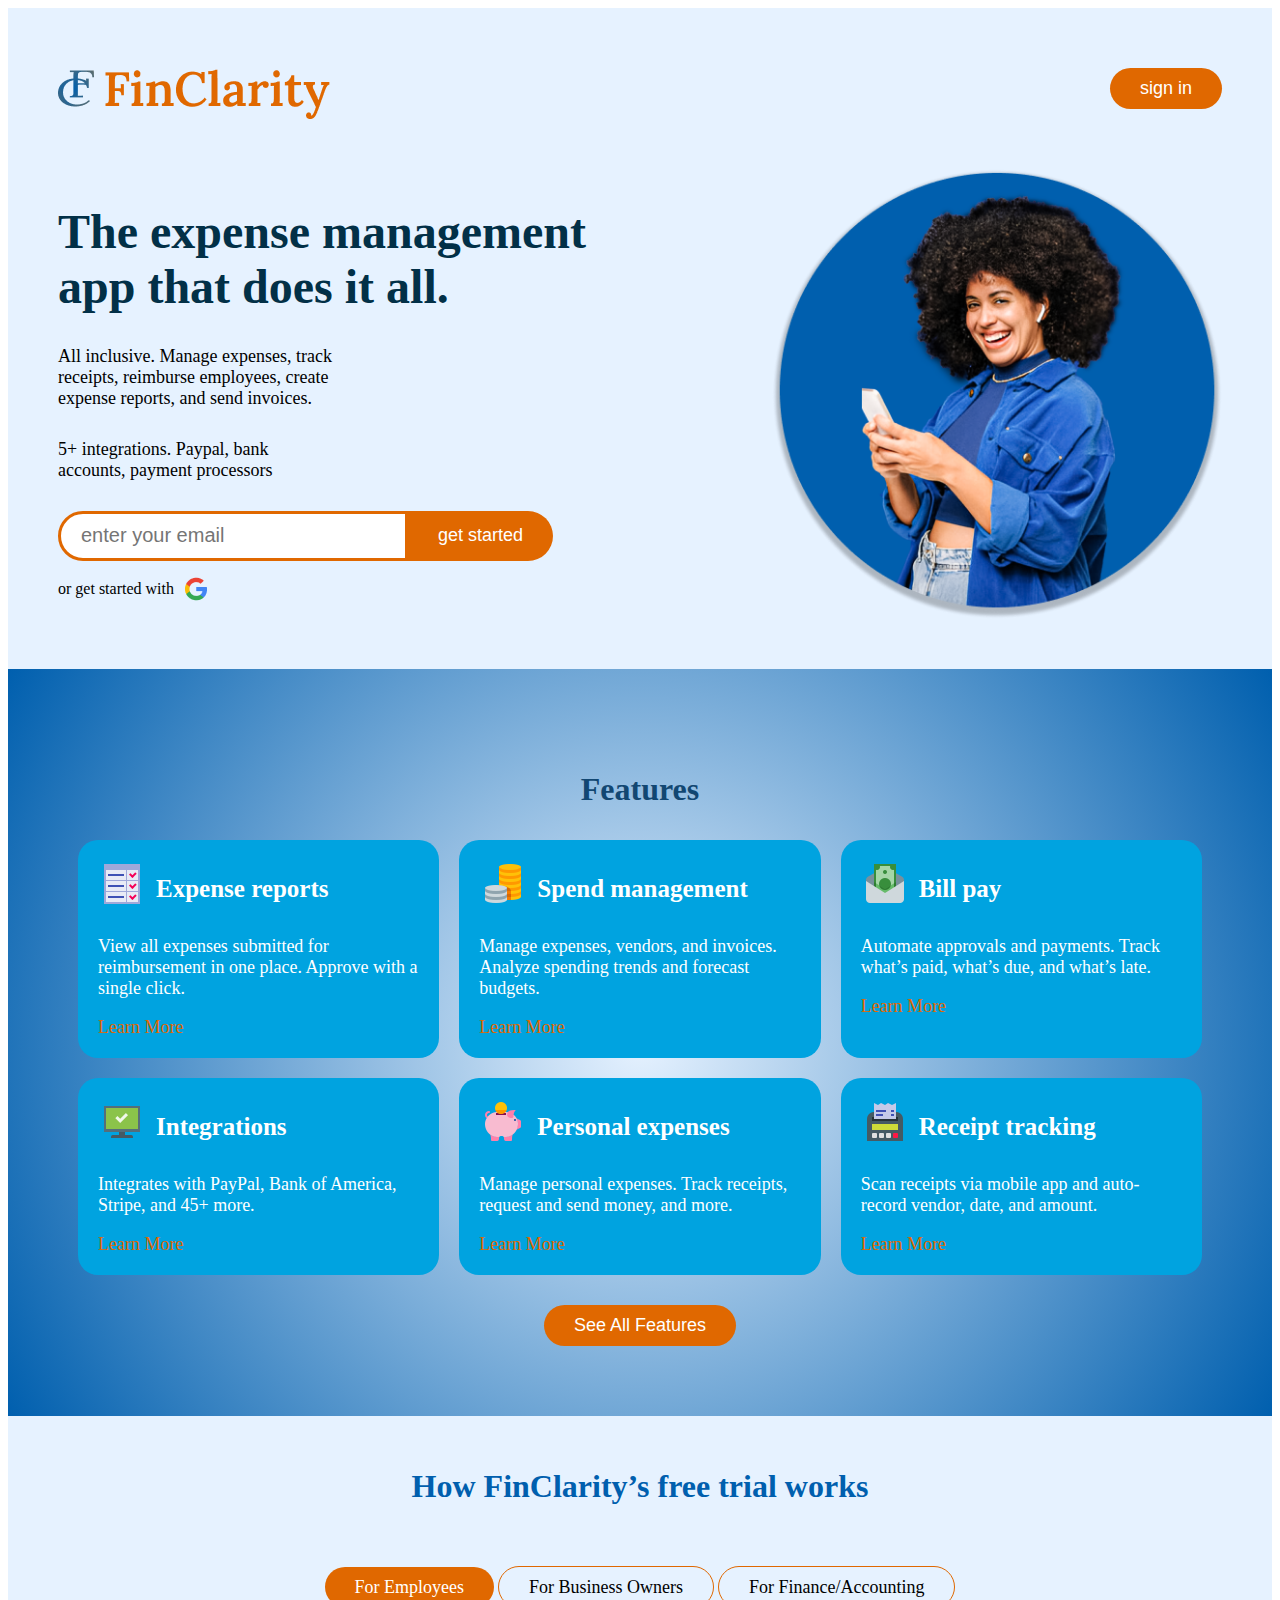
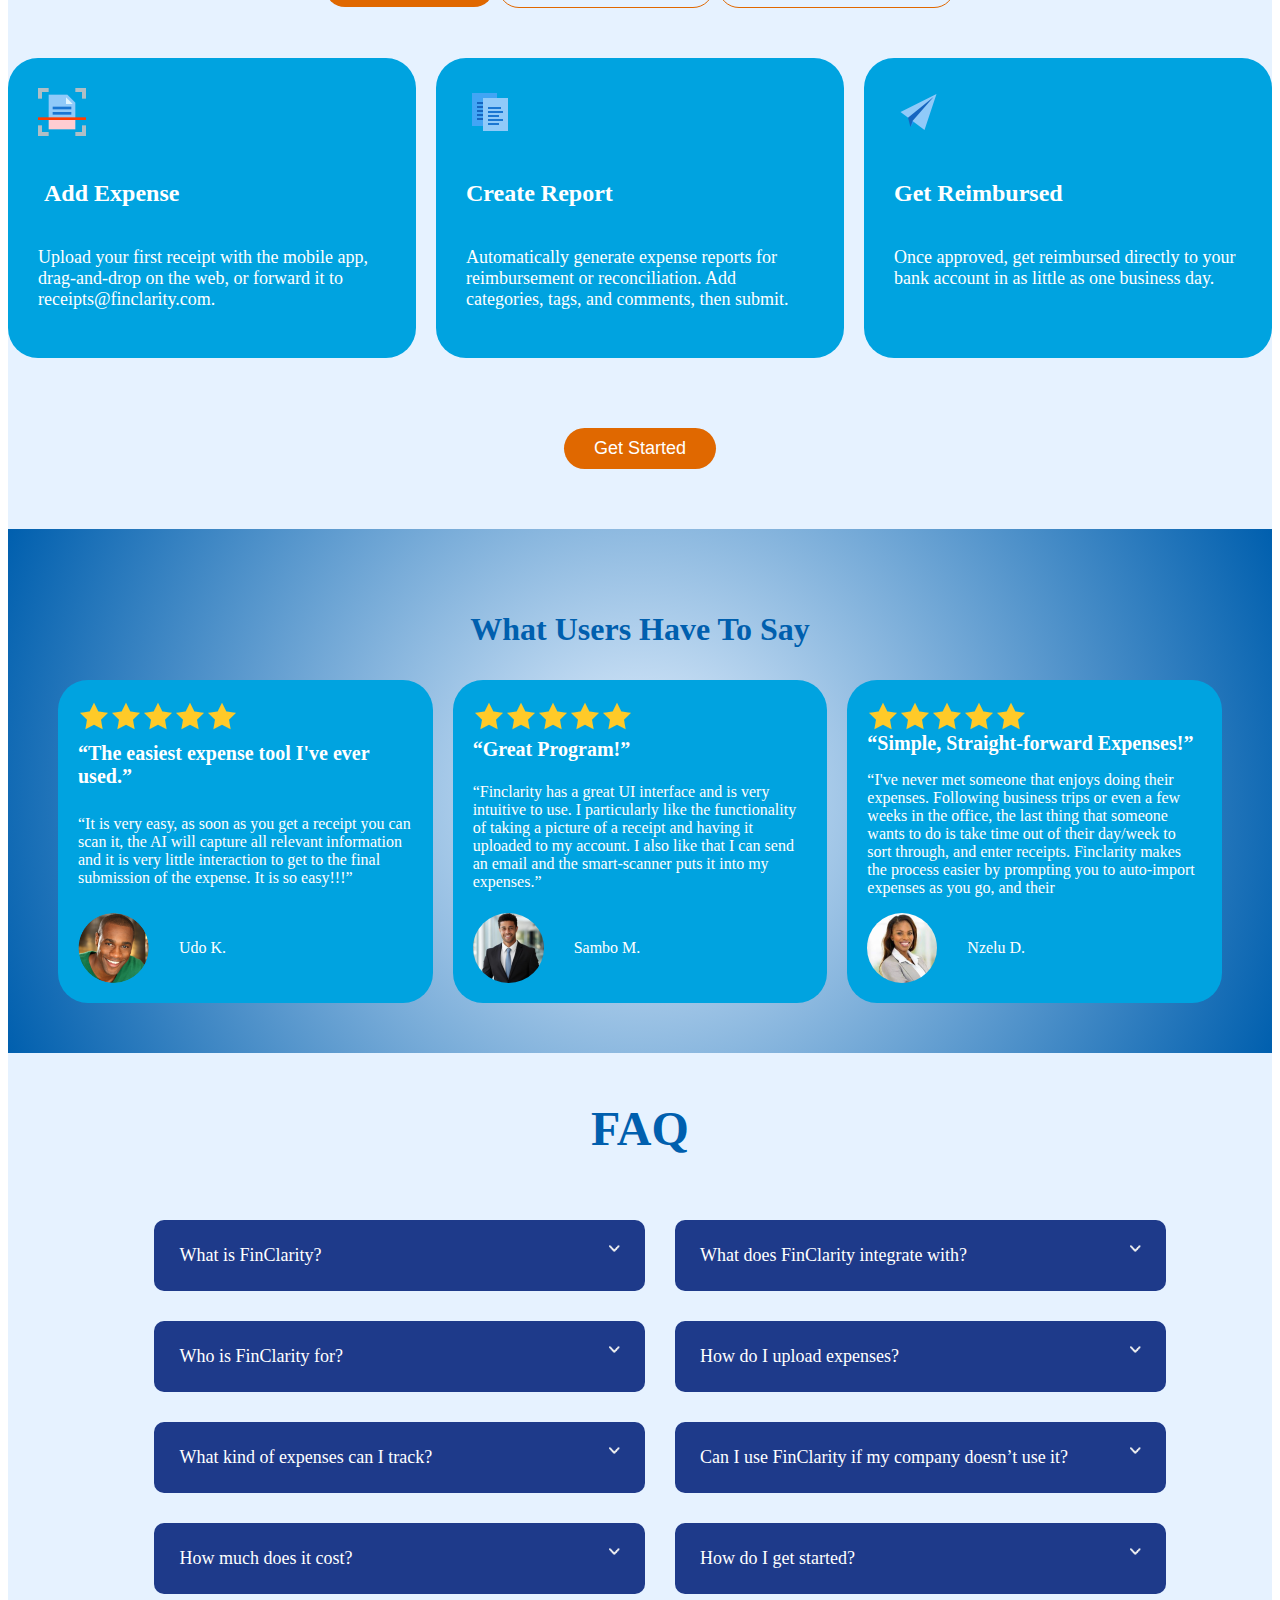
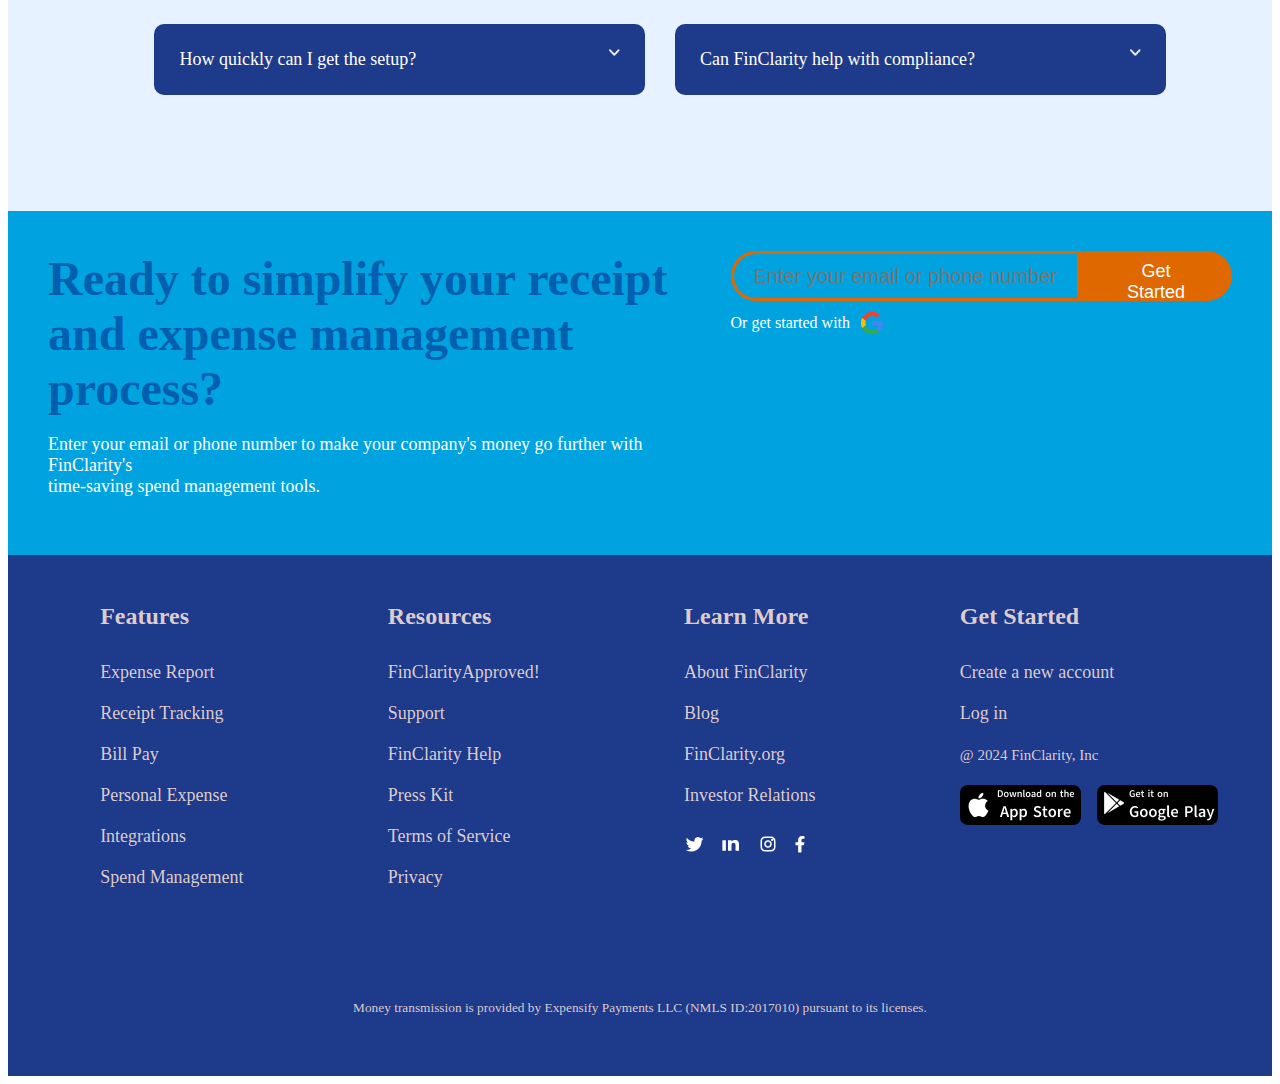
<file: finClarity/index.html>
<!DOCTYPE html>
<html lang="en">
<head>
    <meta charset="UTF-8">
    <meta name="viewport" content="width=device-width, initial-scale=1.0">
    <link rel="stylesheet" href="./style.css">
    <title>finClarity</title> 
    
</head>
<body>
    <nav>
        <img src="./assets/landing-Img/Logo (1).png" alt="">
        <button class="brown-btn">sign in </button>
    </nav>

    <header>
       

          <div>
             <h1>The expense management <br> app that does it all.</h1>
             <div class="subText">
             <small>All inclusive. Manage expenses, track receipts, reimburse employees, create <br> expense reports, and send invoices.</small>
             <small>5+ integrations. Paypal, bank accounts, payment processors</small>
    
            </div>
        
            

             <div class="head-inp-div" >
                 <input type="text" name="" class="startInp" id="" placeholder="enter your email ">
                 <button id="head-btn" class="brown-btn">get started</button>
             </div>
             <p>or get started with <img src="./assets/Google-Icon--Streamline-Svg-Logos.png" alt=""> </p>
    
        </div>

        <img src="./assets/landing-Img/Frame 136 (1).png" alt="">
    </header>

    <section class="feature">
        <h3 style="text-align: center; font-size: 32px; color:#124772;">Features</h3>
        <div class="featureGrid">
            <div>
                <span>
                    <img src="./assets/Report Card.png" alt="">
                    <h5>Expense reports</h5>
                </span>      
                <p>View all expenses submitted for reimbursement in one place. Approve with a single click.</p> 
                <small>Learn More</small>   
            </div>

            <div>
                <span>
                    <img src="./assets/Coins.png" alt="">
                    <h5>Spend management</h5>
                </span>
                <p>Manage expenses, vendors, and invoices. Analyze spending trends and forecast budgets.</p>

                <small>Learn More</small>            
            </div>

            <div>
                <span>
                    <img src="./assets/Money Transfer.png" alt="">
                    <h5>Bill pay</h5>
                </span>
                <p>Automate approvals and payments. Track what’s paid, what’s due, and what’s late.</p>
                <small>Learn More</small>            
            </div>

            <div>
                <span>
                    <img src="./assets/System Information.png" alt="">
                    <h5>Integrations</h5>
                </span>
                <p>Integrates with PayPal, Bank of America, Stripe, and 45+ more.</p>
                <small>Learn More</small>            
            </div>

            <div>
                <span>
                    <img src="./assets/Money Box.png" alt="">
                    <h5>Personal expenses</h5>
                </span>
                <p>Manage personal expenses. Track receipts, request and send money, and more.</p>
                <small>Learn More</small>            
            </div>

            <div>
                <span>
                    <img src="./assets/Receipt.png" alt="">
                    <h5>Receipt tracking</h5>
                </span>
                <p>Scan receipts via mobile app and auto-record vendor, date, and amount.</p>
                <small>Learn More</small>            
            </div>


        </div>

        <span>
            <button class="brown-btn" style="text-align: center;">See All Features</button>
        </span>
       

    </section>  



    <main class="feat-card">
        <h3>How FinClarity’s free trial works</h3>
        
        <div>
            <span class="brown-btn">For Employees</span>
            <span class="brown-btn" style="color: black; background-color:transparent; border:solid 1px #E06800;">For Business Owners</span>
            <span class="brown-btn" style="color: black; background-color:transparent; border:solid 1px #E06800;">For Finance/Accounting</span>
        </div>

        <div class="feature-card-grid">
            <div>
                <img src="./assets/landing-Img/Rescan Document.png" alt="">
                <h5> Add Expense</h5>
                <p>
                    Upload your first receipt with the mobile app, drag-and-drop on the web, or forward it to receipts@finclarity.com.</p>
            </div>
            <div>
                <img src="./assets/landing-Img/Terms and Conditions.png" alt="">
                <h5>Create Report</h5>
                <p>
                    Automatically generate expense reports for reimbursement or reconciliation. Add categories, tags, and comments, then submit.</p>
            </div>
            <div>
                <img src="./assets/landing-Img/Paper Plane.png" alt="">
                <h5>Get Reimbursed</h5>
                <p>Once approved, get reimbursed directly to your bank account in as little as one business day.
                </p>
            </div>
        </div>

        <span>
            <button class="brown-btn ">Get Started</button>
        </span>

    </main>
   
        <section class="testimonial">
            <h3>What Users Have To Say</h3>
        
            <div class="testimonial-grid">
                <div>
                    <img src="./assets/landing-Img/Star rating.png" alt="">
                    <h6> “The easiest expense tool I've ever used.”</h6>
                    <p> “It is very easy, as soon as you get a receipt you can scan it, the AI will capture all relevant information and it is very little interaction to get to the final submission of the expense. It is so easy!!!”
                    </p>
                    <span><img class="test-img" src="./assets/landing-Img/Frame 17.png" alt="">     Udo K.</span>
                </div>
                <div>
                    <img src="./assets/landing-Img/Star rating.png" alt="">
                    <h6>“Great Program!”</h6>
                    <p>
                        “Finclarity has a great UI interface and is very intuitive to use. I particularly like the functionality of taking a picture of a receipt and having it uploaded to my account. I also like that I can send an email and the smart-scanner puts it into my expenses.”
                     </p>
                    <span><img class="test-img" src="./assets/landing-Img/image 3.png" alt=""> Sambo M. </span>
                </div>
                <div>
                    <img src="./assets/landing-Img/Star rating.png" alt="">
                    <h6>“Simple, Straight-forward Expenses!”</h6>
                    <p> “I've never met someone that enjoys doing their expenses. Following business trips or even a few weeks in the office, the last thing that someone wants to do is take time out of their day/week to sort through, and enter receipts. Finclarity makes the process easier by prompting you to auto-import expenses as you go, and their
                    </p>
                    <span><img class="test-img" src="./assets/image 1.png" alt="">Nzelu D. </span>
                </div>
            </div>

        </section>
    
        <section class="FAQ">
            <h3>FAQ</h3>
            <ul>
                <li>
                    <span> What is FinClarity?</span>
                    <img src="./assets/Vector (2).png">
                </li>
                <li>
                    <span> What does FinClarity integrate with?</span>
                    <img src="./assets/Vector (2).png">
                </li>
                <li>
                    <span> Who is FinClarity for? </span>
                    <img src="./assets/Vector (2).png">
                </li>
                <li>
                    <span> How do I upload expenses?  </span>
                    <img src="./assets/Vector (2).png">
                </li>
                <li>
                    <span> What kind of expenses can I track? </span>
                    <img src="./assets/Vector (2).png">
                </li>
                <li>
                    <span> Can I use FinClarity if my company doesn’t use it? </span>
                    <img src="./assets/Vector (2).png">
                </li>
                <li>
                    <span> How much does it cost? </span>
                    <img src="./assets/Vector (2).png">
                </li>
                <li>
                    <span> How do I get started?  </span>
                    <img src="./assets/Vector (2).png">
                </li>
                <li>
                    <span> How quickly can I get the setup?   </span>
                    <img src="./assets/Vector (2).png">
                </li>
                <li>
                    <span> Can FinClarity help with compliance?   </span>
                    <img src="./assets/Vector (2).png">
                </li>
            </ul>
        </section>
      
    <section class="sign-up">
        <div >
            <h2> Ready to simplify your receipt <br> and expense management <br> process?</h2>
            <p>Enter your email or phone number to make your company's money go further with FinClarity's <br> time-saving spend management tools.
            </p>
        </div>

        <form action="">
            <span class="head-inp-div">
              <input type="text" class="startInp" style="color: white; background: inherit;" placeholder="Enter your email or phone number">
              <button id="sign-up-btn" class="brown-btn">Get Started</button>
            </span>
            <div style="display: flex; align-items: center;gap: 10px; margin-top: 10px;" ><span>Or get started with</span> <img src="./assets/Google-Icon--Streamline-Svg-Logos.png" alt=""></label>
        </form>
    </section>

   










        <footer>
            <div>

           
            <ul>
                <li><h4>Features</h4></li>
                <li>Expense Report</li>
                <li>Receipt Tracking</li>
                <li>Bill Pay</li>
                <li>Personal Expense</li>
                <li> Integrations</li>
                <li>Spend Management</li>
            </ul>

            
            
             
            <ul>
                <li><h4> Resources</h4></li>
                <li>FinClarityApproved!</li>
                <li>Support </li>
                <li>FinClarity Help</li>
                <li>Press Kit</li>
                <li>Terms of Service</li>
                <li>Privacy</li>
            </ul>
            
           
           



           
            <ul>
                <li><h4>Learn More</h4></li>
                <li>About FinClarity</li>
                <li>  Blog</li>
                <li>FinClarity.org</li>
                <li>Investor Relations</li>
                <li><img src="./assets/landing-Img/Social Media icons.png" alt=""></li>
               
            </ul>

            <ul>
                <li><h4>Get Started</h4></li>
                <li>Create a new account</li>
                <li>Log in</li>
                <li><small>@ 2024 FinClarity, Inc</small> </li>
                <li><img src="./assets/landing-Img/Frame 131 (1).png" alt=""></li>
               
            </ul>
        </div>

            <ul class="foot-base">
             
              
                  </ul>

            <small style="display: block; text-align: center; margin-top: 60px;">Money transmission is provided by Expensify Payments LLC (NMLS ID:2017010) pursuant to its licenses.</small>


        </footer>
    
</body>
</html>
</file>
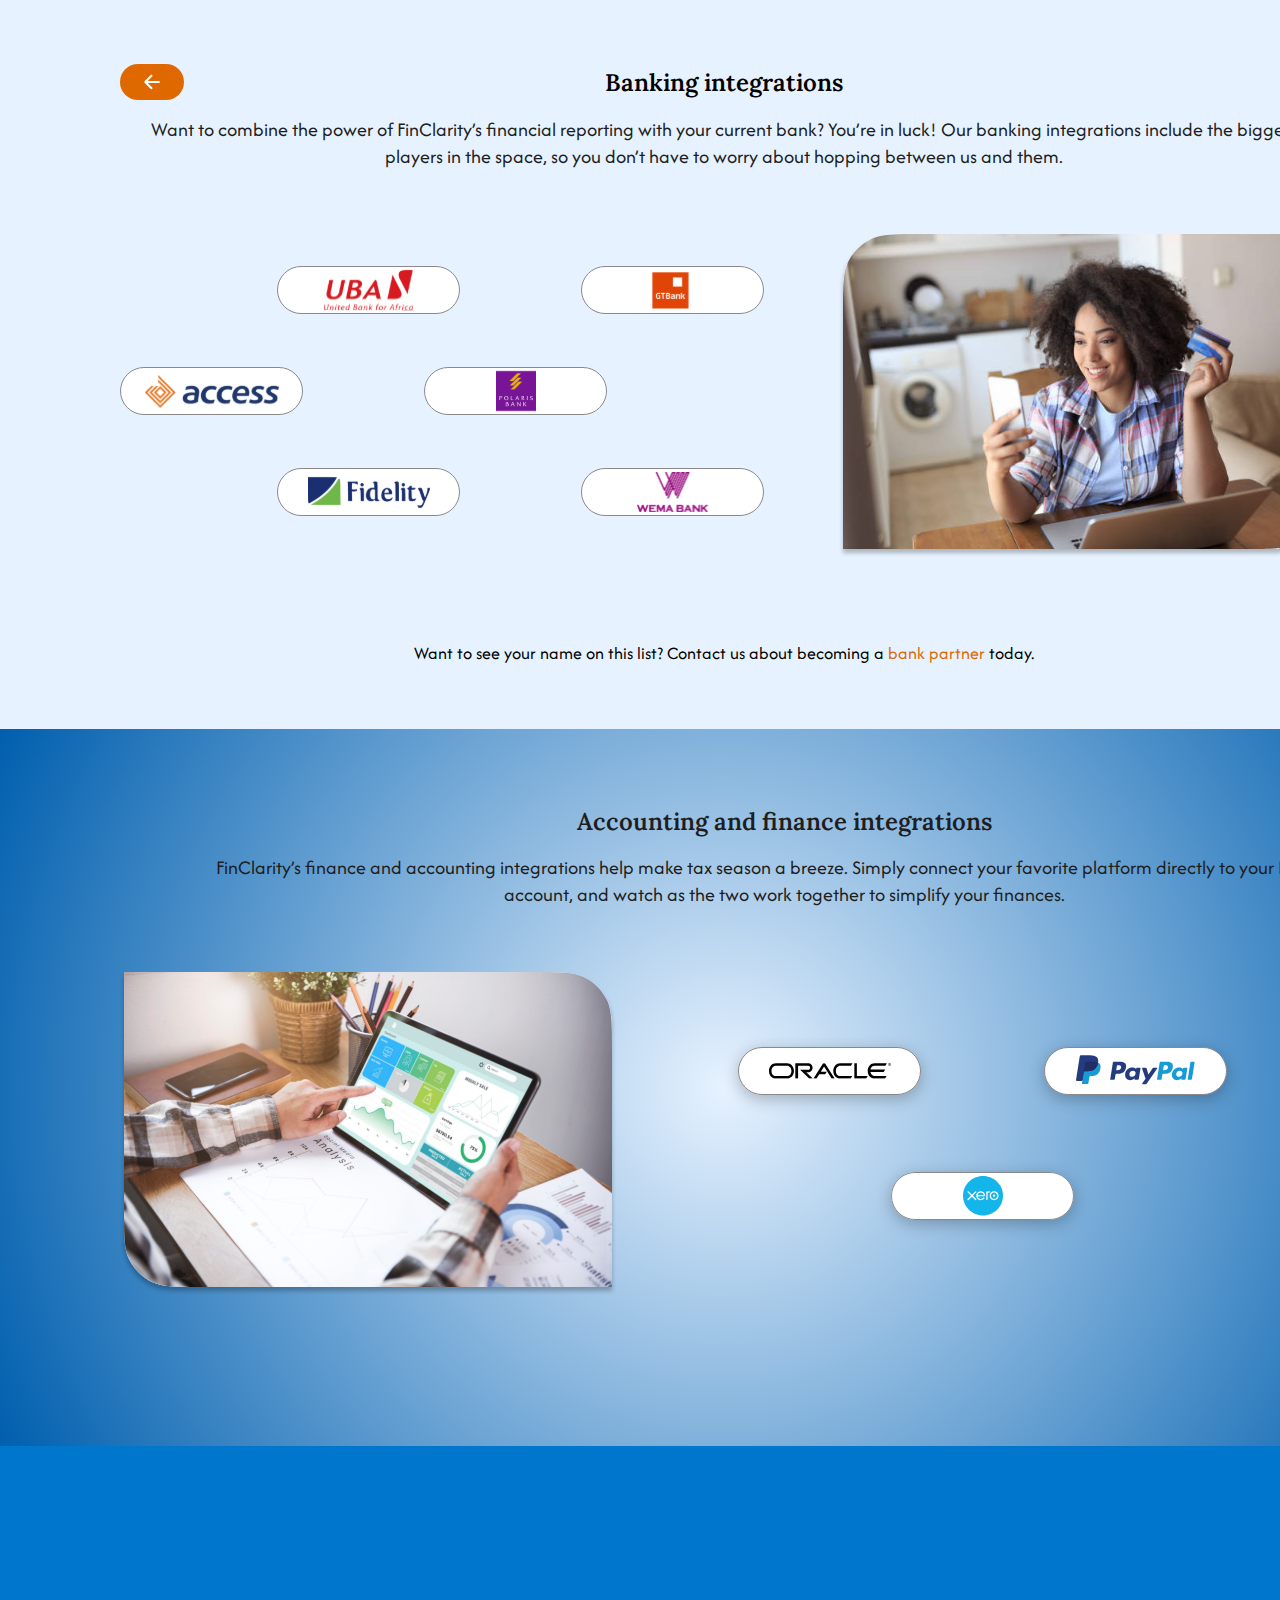
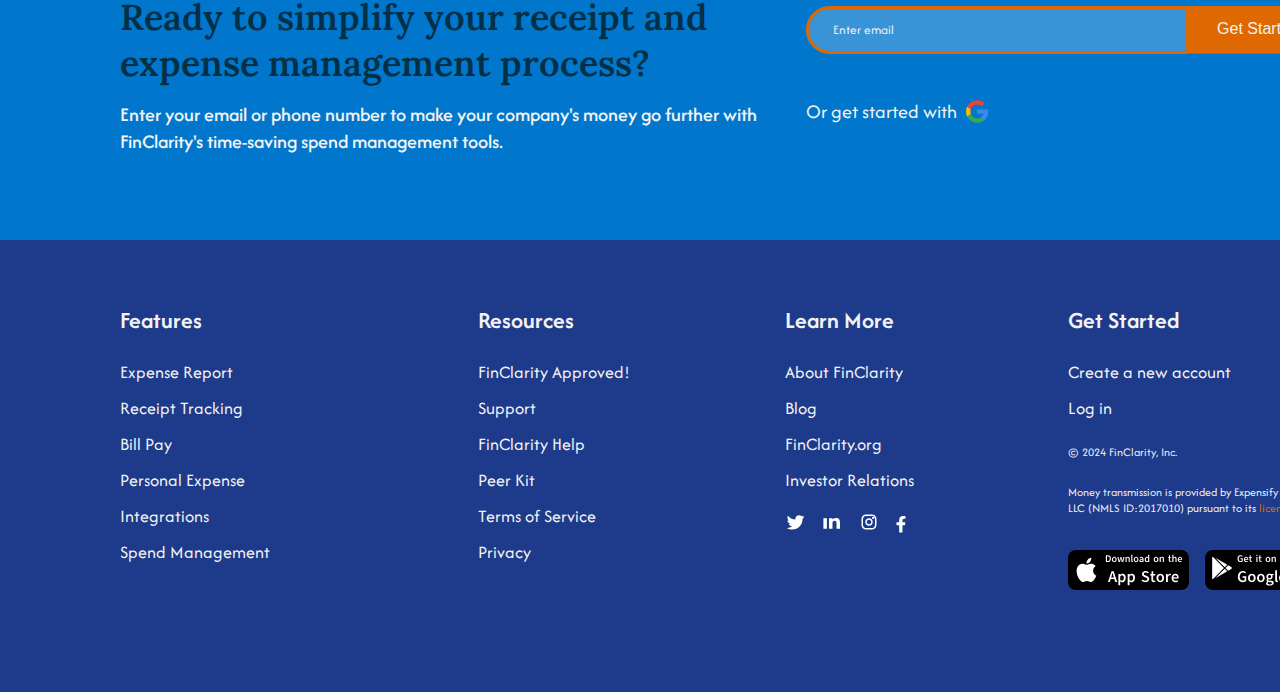
<file: integration/integration.html>
<!DOCTYPE html>

<html>
    <head>

        <title></title>

        <link rel="preconnect" href="https://fonts.googleapis.com">
        <link rel="preconnect" href="https://fonts.gstatic.com" crossorigin>
        <link href="https://fonts.googleapis.com/css2?family=Lora:ital,wght@0,400..700;1,400..700&family=Roboto:wght@400;500;700;900&display=swap" rel="stylesheet">

        <link rel="preconnect" href="https://fonts.googleapis.com">
        <link rel="preconnect" href="https://fonts.gstatic.com" crossorigin>
        <link href="https://fonts.googleapis.com/css2?family=Afacad:ital,wght@0,400..700;1,400..700&display=swap" rel="stylesheet">

        



        <link rel="stylesheet" href="integration.css">

        <style>

            


            

        </style>

    </head>

    <body>

        

                
                    
               

        <div class="banking-integration-master">

            <div class="header-bank-integration">
                <div class="nav-back-container"><img src="assets/arrow-back.svg"></div>
                <p class="banking-and-integrations-header">Banking integrations</p>
                <div class="nav-back-container-dummy"></div>
            </div>

            <div class="first-div-body">
                <div class="bank-int-header-div">
                    <p class="account-and-integration-div-subtext">
                        Want to combine the power of FinClarity’s financial reporting 
                        with your current bank? You’re in luck! Our banking integrations 
                        include the biggest players in the space, so you don’t have to worry 
                        about hopping between us and them.
                    </p>
                   </div>
            
                    
        
        
                    <div class="image-and-logo-div-bank-integration">
                        
        
                        <div class="all-logo-first-div">
                            <div class="logo-row">
                                <img src="assets/uba-logo.svg">
                                <img src="assets/gtb-logo.svg">
                            </div>
            
                            <div class="logo-row-odd">
                                <img src="assets/access-logo.svg">
                                <img src="assets/polaris-logo.svg">
                            </div>
            
                            <div class="logo-row">
                                <img src="assets/fidelity-logo.svg">
                                <img src="assets/wema-logo.svg">
                            </div>
                        </div>  
        
                        <div>
                            <img src="assets/bank-integration.svg">
                        </div>
        
                    </div> 
        
                    <p class="ending-text-first-div">Want to see your name on this list? Contact us about becoming 
                      a <span class="span-element">bank partner</span> today.
                    </p>
            </div>

           
            
        </div>        
                


            

        <div class="account-and-integration-div">

            


            <div class="account-and-finance-header-and-subtext">
                <p class="account-and-finance-header">Accounting and finance integrations</p>

                <div class="bank-int-header-div">
                    <p class="account-and-integration-div-subtext">
                        FinClarity’s finance and accounting integrations 
                        help make tax season a breeze. Simply connect your 
                        favorite platform directly to your FinClarity account, 
                        and watch as the two work together to simplify your finances.
                    </p>
                </div>
    
                
            </div>
    
            <div class='account-and-finance-image-and-logo-div'>
                <img src="assets/account-n-finance-div-iamge.svg">
    
                <div class="all-logo-div">
                    <div class="account-and-finance-int-logo-row">
                        <div class="oracle-logo"><img src="assets/oracle-logo.svg"></div>
                        <div class="oracle-logo"><img src="assets/paypal-logo.svg"></div>
                    </div>
    
                    <div class="xero-logo-container"><img class="oracle-logo" src="assets/xero-logo.svg"></div>
                </div>
                
            </div>
        </div>

        <div class="third-div">

            <div class="third-div-text">
                <p class="third-div-header">
                    Ready to simplify your receipt and 
                    expense management process?
                </p>

                <p class="third-div-subtext">Enter your email or phone number to 
                    make your company's money go further 
                    with FinClarity's time-saving spend 
                    management tools.
                </p>
            </div>

            <div class="right-section-third-div">
                <div class="get-started-email-input-bar">
                    <input class="enter-email-input" type="text" placeholder="Enter email"><button class="get-started-third-div-button">Get Started</button>
                </div>

                <div class="or-get-started-with-google-div">
                    <p class="or-get-started-with-google">Or get started with</p><img src="assets/google-logo.svg">
                </div>
                
            </div>
            
        </div>

        <footer>
            <div class="features-footer">
                <p class="footer-column-header">
                    Features
                </p>

                <div class="footer-column-menu">
                    <p class="footer-opt">Expense Report</p>
                    <p class="footer-opt">Receipt Tracking</p>
                    <p class="footer-opt">Bill Pay</p>
                    <p class="footer-opt">Personal Expense</p>
                    <p class="footer-opt">Integrations</p>
                    <p class="footer-opt">Spend Management</p>
                </div>
            </div>

            <div class="resources-footer">
                <p class="footer-column-header">
                    Resources
                </p>

                <div class="footer-column-menu">
                    <p class="footer-opt">FinClarity Approved!</p>
                    <p class="footer-opt">Support</p>
                    <p class="footer-opt">FinClarity Help</p>
                    <p class="footer-opt">Peer Kit</p>
                    <p class="footer-opt">Terms of Service</p>
                    <p class="footer-opt">Privacy</p>
                </div>
            </div>

            <div class="learn-more-footer">
                <p class="footer-column-header">
                    Learn More
                </p>

                <div class="footer-column-menu">
                    <p class="footer-opt">About FinClarity</p>
                    <p class="footer-opt">Blog</p>
                    <p class="footer-opt">FinClarity.org</p>
                    <p class="footer-opt">Investor Relations</p>
                    <div class="socials-footer">
                        <img src="assets/twitter.svg">
                        <img src="assets/linkedin.svg">
                        <img src="assets/instagram.svg">
                        <img src="assets/Facebook.svg">
                    </div>
                    
                </div>
            </div>

            <div class="get-started-footer">
                <p class="footer-column-header">
                    Get Started
                </p>

                <div class="footer-column-menu">
                    <p class="footer-opt">Create a new account</p>
                    <p class="footer-opt">Log in</p>
                    <p class="footer-copyright">&#169; 2024 FinClarity, Inc.</p>
                    <p class="footer-copyright">Money transmission is provided by 
                        Expensify Payments LLC (NMLS ID:2017010) pursuant to its <span class="span-element">licenses</span>.
                    </p>
                    <div class="download-andriod-apple-footer">
                        <img src="assets/app-store-download-footer.svg"><img src="assets/playstore-download-footer.svg">
                    </div>
                    


                </div>
            </div>
            
        </footer>

        
       

    </body>
</html>
</file>
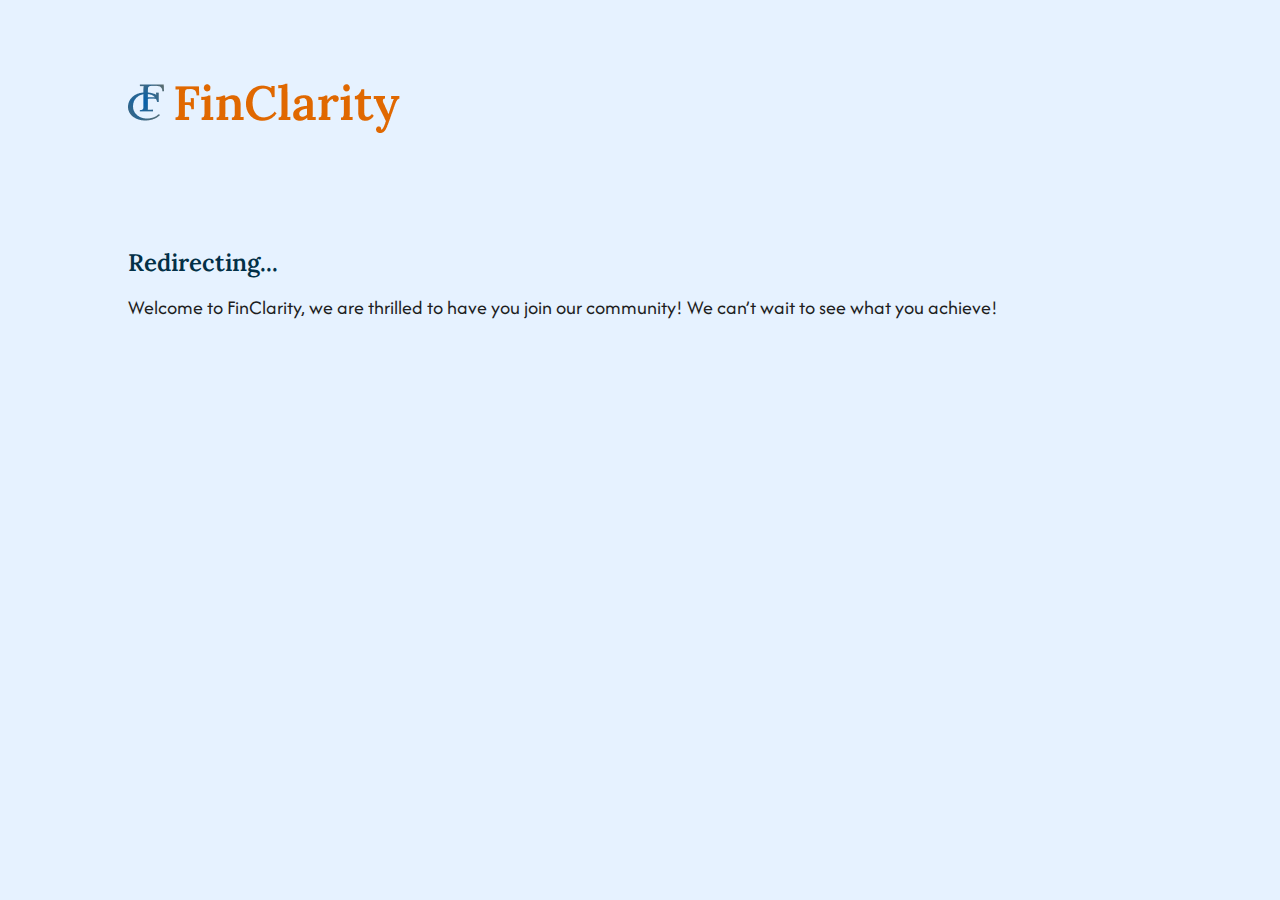
<file: finClarity/SignUp/signup-rediriect.html>
<!DOCTYPE html>

<html>
    
    <head>
        <title>signup-redirecting</title>


        <link rel="preconnect" href="https://fonts.googleapis.com">
        <link rel="preconnect" href="https://fonts.gstatic.com" crossorigin>
        <link href="https://fonts.googleapis.com/css2?family=Lora:ital,wght@0,400..700;1,400..700&family=Roboto:wght@400;500;700;900&display=swap" rel="stylesheet">

        <link rel="preconnect" href="https://fonts.googleapis.com">
        <link rel="preconnect" href="https://fonts.gstatic.com" crossorigin>
        <link href="https://fonts.googleapis.com/css2?family=Afacad:ital,wght@0,400..700;1,400..700&display=swap" rel="stylesheet">

        <link rel="stylesheet" href="signup-redirect.css">
    
    </head>
    
    <body>

        <div class="logo-image-container">
            <img src="../../homePage/homepage-assets/Logo (1).png">
        </div>


        <p class="redirecting-text">Redirecting...</p>

        <p class="redirecting-sub-text">
            Welcome to FinClarity, we are thrilled to have you join 
            our community! We can’t  wait to see what you achieve!
        </p>
    
    </body>

 
</html>
</file>
<file: finClarity/style.css>
header{ 
    background:#E6F2FF; padding:50px;
}

header small{
    color: black;
}

nav{ background: #E6F2FF; padding: 50px 50px 0px 50px;
    display: flex; color: #E06800; justify-content: space-between; align-items: center;
}
.brown-btn{ border-radius: 30px; padding: 10px 30px; 
    background: #E06800; color: white; font-size: 18px; border: none;
}
nav h2{
    font-size:48px;
}
header{
    display: flex; justify-content: space-between; align-items:center ;
}
header>img{
    width: 450px; height: 450px;
 }
header h1{ 
    font-size:48px;
    color: #023047;
}
.head-inp-div{
    display: flex ;
}

button:focus{
    opacity: 0.8;
}
.startInp{    width: 350px; height: 50px;
    border: #E06800 solid; 
     border-radius: 30px 0px 0px 30px;
      box-sizing: border-box;
}
#sign-up-btn, #head-btn{ height: 50px;
    border-radius:0px 30px 30px 0px ;
}
input{
    padding:20px; font-size: 20px;
    border: none;
}
input:focus{
    outline: none;
}
.startInp input{ background: transparent; width:65%;  }
    .startInp button{ border-radius: 0px 30px 30px 0px;
        background:#E06800; width: 35%;
    }
    .subText{
        width: 50%;
    }
    .subText small{ font-size: 18px;
        display: block; margin-bottom: 30px;
    }
    /* header{
        padding-left: 50px 0px 50px 50px;
    } */
    header p{color: black;
        display: flex; align-items: center;
    }
    p img{
        margin-left: 10px;
    }
    
.feature{ padding: 70px;
    background: radial-gradient(circle, #E6F2FF,#005FAE );
}
.featureGrid{
    gap: 20px;
    display: grid;

    grid-template-columns: repeat(3, 1fr);
    grid-template-rows: auto;
}
.featureGrid>div{ background: #00A3E0; 
     color: white;
    border-radius: 20px; padding: 20px; 
}
.featureGrid h5{ margin: 0;
    font-size: 25px;
}
.featureGrid p{
 font-size: 18px;
}
.featureGrid small{
    font-size: 18px; color:#E06800 ;
}
.featureGrid>div span{ padding: 0; display: flex; align-items: center;

}
.featureGrid span img{
margin: 0px 10px 10px 0px;
}
.feature>span{  margin-top: 30px; 
display: flex; justify-content: center;
}


    .feat-card{ padding: 20px 0px; 
        background:#E6F2FF ; display: flex; flex-direction: column; align-items: center;
    gap: 40px;
    }
    .feat-card h3{
        font-size: 32px; color: #005FAE;
    }
    .feat-card>span{
        margin-top: 30px; 
        display: flex; justify-content: center;
        margin-bottom: 40px;
    }
    


.feature-card-grid{
    margin-top: 20px;
    display: grid;
    gap: 20px; 
    grid-template-columns: repeat(3, 1fr);
}
.feature-card-grid>div{ padding: 30px;
    border-radius: 30px;
    background:#00A3E0;
}
.feature-card-grid>div h5{
    font-size: 24px;
}
.feature-card-grid>div p{
    font-size: 18px;
}


.testimonial{ background: radial-gradient(circle, #E6F2FF,#005FAE );
    padding: 50px;
}
.testimonial-grid{
    display: grid;
    gap: 20px;
    grid-template-columns: repeat(3,1fr);
}
.testimonial>h3{
    color: #005FAE; text-align: center; font-size: 32px;
}
.testimonial-grid>div{ border-radius: 30px; padding: 20px;
    display: flex; flex-direction: column; justify-content :space-between ;
    background: #00A3E0;
}
.testimonial-grid>div>img{
    height: 32px; width: 160px;
}
.testimonial-grid>div span{
    display: flex; align-items: center; gap: 30px;
}
.testimonial-grid>div h6{ margin: 0;
    font-size: 20px;
}
.test-img{
    border-radius: 50%;
}


body{
    color: white; 
}
.FAQ{ display: flex; flex-direction: column; align-items:center ;
    background: #E6F2FF; padding-bottom: 100px; margin: 0;
}
.FAQ ul{ width: 80%; 
display: grid;
grid-template-columns: 1fr 1fr;
gap: 30px;

}
.FAQ li img{
height: 7px; width: 11px     ; 
}
.FAQ h3{text-align: center;color: #005FAE; 
font-size: 48px; }
li{
font-size: 18px;
}
.FAQ li{ padding: 25px;
    background: #1E3A8A; display: flex; justify-content: space-between
;
  border-radius: 10px;
}


.sign-up p{
    font-size: 18px;
}
.sign-up{margin: 0; padding: 20px; padding: 40px;
    background: #00A3E0; display: flex; 
    justify-content: space-between;
}

.sign-up h2{ margin: 0;
    color: #005FAE; font-size: 48px;
}
footer{
    background: #1E3A8A; color: rgba(226, 209, 209, 0.973); padding-bottom: 60px;
}
    footer div{
       display: flex; justify-content: space-around;
    }
    footer>ul{
        display: flex; justify-content: space-around;
    }
    footer>div li{
        margin-bottom: 20px;
    }
    footer h4{
        font-size: 24px;
    }

    .foot-base{
        color: #F2F2F2;
    }
    
            li{
                list-style-type: none;
            }
</file>
<file: integration/integration.css>
body {
    min-width: max-content;
    margin: 0;
}



.header-bank-integration {
    display: flex;
    align-items: center;
    justify-content: space-between;
    padding-left: 120px;
    padding-right: 120px;
    padding-top: 64px;
    margin: 0;
}

.banking-integration-master {
    display: flex;
    flex-direction: column;
    background-color:rgba(230, 242, 255, 1)
    
}

.bank-int-header-div {
    display: flex;
    align-items: center;
    justify-content: center;
}

.first-div-body {
    padding-left: 120px;
    padding-right: 120px;
}

.account-and-integration-div {
    padding-left: 120px;
    height: 717px;
    background: radial-gradient(circle, rgba(230, 242, 255, 1),rgba(0, 95, 174, 1) );
}
.account-and-finance-header{
    font-size: 24px;
    line-height: 30.72px;
    font-family: lora;
    font-weight: 600;
    color:rgba(30, 30, 30, 1);
    text-align: center;
    margin: 0;
    padding-top: 78px;
}

.account-and-integration-div-subtext {
    font-size: 20px;
    font-family: afacad;
    font-weight: 400;
    line-height: 27px;
    color:rgba(30, 30, 30, 1);
    margin: 0;
    margin-top: 16px;
    text-align: center;
    width: 1200px;
}



.account-and-finance-int-logo-row {
    margin-left: 122px;
    display: flex;
    column-gap: 123px;
}

.all-logo-div {
    display: flex;
    flex-direction: column;
    row-gap: 77px;
    margin-right: 221px;
}

.xero-logo-container {
    display: flex;
    margin-left: 275px;
    height: 48px;
    border-radius: 30px;

}

.account-and-finance-image-and-logo-div {
    display: flex;
    margin-top: 64px;
    align-items: center;
    justify-content: space-between
    
}




.banking-integrations-div {
    background-color: rgba(230, 242, 255, 1);
    padding-right: 120px;
    padding-left: 32px;
}



.banking-and-integrations-header {
    margin: 0;
    text-align: center;
    font-family: lora;
    font-size: 24px;
    font-weight: 600;
}

.banking-inntegration-subdiv {
    display: flex;
    align-items: start;
    column-gap: 24px;
    padding-top: 64px;
    justify-content: space-between;
}


.nav-vertical-bar {
    height: 613px;
    width: 64px;
    
}

.nav-back-container {
    display: flex;
    background-color: rgba(224, 104, 0, 1);
    border-radius: 30px;
    width: 64px;
    height: 36px;
    align-items: center;
    justify-content: center;
    align-items: center;
}

.nav-back-container-dummy {
    width: 64px;
    height: 36px;
}

.logo-row {
    display: flex;
    column-gap: 121px;
    margin-left: 157px;
}

.logo-row-odd {
    display: flex;
    column-gap: 121px;
}

.all-logo-first-div{
    display: flex;
    flex-direction: column;
    row-gap: 53px;
    margin-top: 32px;
}

.image-and-logo-div-bank-integration {
    display: flex;
    margin-top: 64px;
    
    justify-content: space-between;
}


.ending-text-first-div {
    font-size: 18px;
    font-family: afacad;
    font-weight: 400;
    text-align: center;
    margin: 0;
    margin-top: 80px;
    margin-bottom: 64px;

}


.oracle-logo {
    box-shadow: 0px 4px 16px rgba(0, 0, 0, 0.25);
    border-radius: 30px;
    height: 48px;
} 



.third-div {
    min-width: max-content;
    height: 330px;
    background-color: rgba(0, 119, 204, 1);
    padding-top: 64px;
    padding-left: 120px;
    padding-right: 120px;
    display: flex;
    align-items: center;
    justify-content: space-between;
}


.third-div-text {
    width: 672px;

    
}

.third-div-header {
    font-family: lora;
    font-weight: 600;
    font-size: 36px;
    line-height: 46.08px;
    color:rgba(2, 48, 71, 1);
    margin: 0;
}

.third-div-subtext {
    font-family: afacad;
    font-weight: 500;
    font-size: 20px;
    line-height: 26.67px;
    color: rgba(242, 242, 242, 1);
    margin: 0;
    margin-top: 16px;
}

.get-started-email-input-bar {
    display: flex;
    width: max-content;
    align-items: center;
    background-color: rgba(230, 242, 255, 0.13);
    border-radius: 30px;
}

.enter-email-input {
    background-color: rgba(230, 242, 255, 0.13);
    height: 40px;
    width: 350px;
    padding-left: 24px;
    border-color: rgba(224, 104, 0, 1);
    border-width: 3px;
    border-style: solid;
    margin: 0;
    border-radius: 30px 0px 0px 30px;

}

::placeholder {
    color: rgba(242, 242, 242, 1);
    font-family: afacad;
    font-weight: 400;
}

.right-section-third-div {
    display: flex;
    flex-direction: column;
    row-gap: 24px;
}

.get-started-third-div-button {
    height: 47.3px;
    width: 140px;
    color: rgba(242, 242, 242, 1);
    background-color: rgba(224, 104, 0, 1);
    border-style: solid;
    border-width: 3px;
    border-color: rgba(224, 104, 0, 1);
    font-size: 16px;
    border-radius: 0px 30px 30px 0px;
}

.or-get-started-with-google-div {
    display: flex;
    column-gap: 8px;
}

.or-get-started-with-google {
    color: rgba(242, 242, 242, 1);
    font-size: 20px;
    font-family: afacad;
    font-weight: 400;
}


footer {
    height: 388px;
    background-color: rgba(30, 58, 138, 1);
    padding-left: 120px;
    padding-right: 120px;
    padding-top: 64px;
    color:rgba(242, 242, 242, 1);
    display: flex;
    column-gap: 132px;
    display: flex;
    justify-content: space-between;
    min-width: max-content;
}

.footer-column-header {
    font-family: afacad;
    font-weight: 600;
    margin: 0;
    font-size: 24px;
    font-weight: 600;
    margin: 0;
    margin-bottom: 24px;
}

.footer-column-menu {
    display: flex;
    flex-direction: column;
    font-size: 18px;
    font-family: afacad;
    font-weight: 400;
    justify-content: left;
}

.footer-opt {
    margin: 0;
    margin-bottom: 12px;
    font-family: afacad;
    font-weight: 400;
}

.socials-footer {
    display: flex;
    align-items: center;
    column-gap: 8px;
}

.footer-copyright {
    font-family: afacad;
    font-weight: 400;
    font-size: 12px;
    margin-bottom: 12px;
    line-height: 16px;
}

.span-element {
    color: rgba(224, 104, 0, 1);   
}

.features-footer {
    width: 204px;
}

.resources-footer
.learn-more-footer {
    width: 170px ;
}

.get-started-footer {
    width: 260px;
    display: flex;
    flex-direction: column;
    justify-content: left;
}

.download-andriod-apple-footer {
    display: flex;
    column-gap: 16px;
    margin-top: 22px;
}
</file>
<file: finClarity/SignUp/signup-redirect.css>
body {
    padding-top: 64px;
    padding-left: 120px;
     
    background-color: rgba(230, 242, 255, 1);
}
.redirecting-text {
    font-size: 24px;
    font-family: lora, Times;
    font-weight: 600;
    color: rgba(2, 48, 71, 1);
    margin: 0;
    margin-bottom: 16px;
    margin-top: 110px;
}
.redirecting-sub-text {
    font-size: 20px;
    font-family: afacad, Times; 
    color: rgba(30, 30, 30, 1);
    margin: 0;
      
}
</file>
